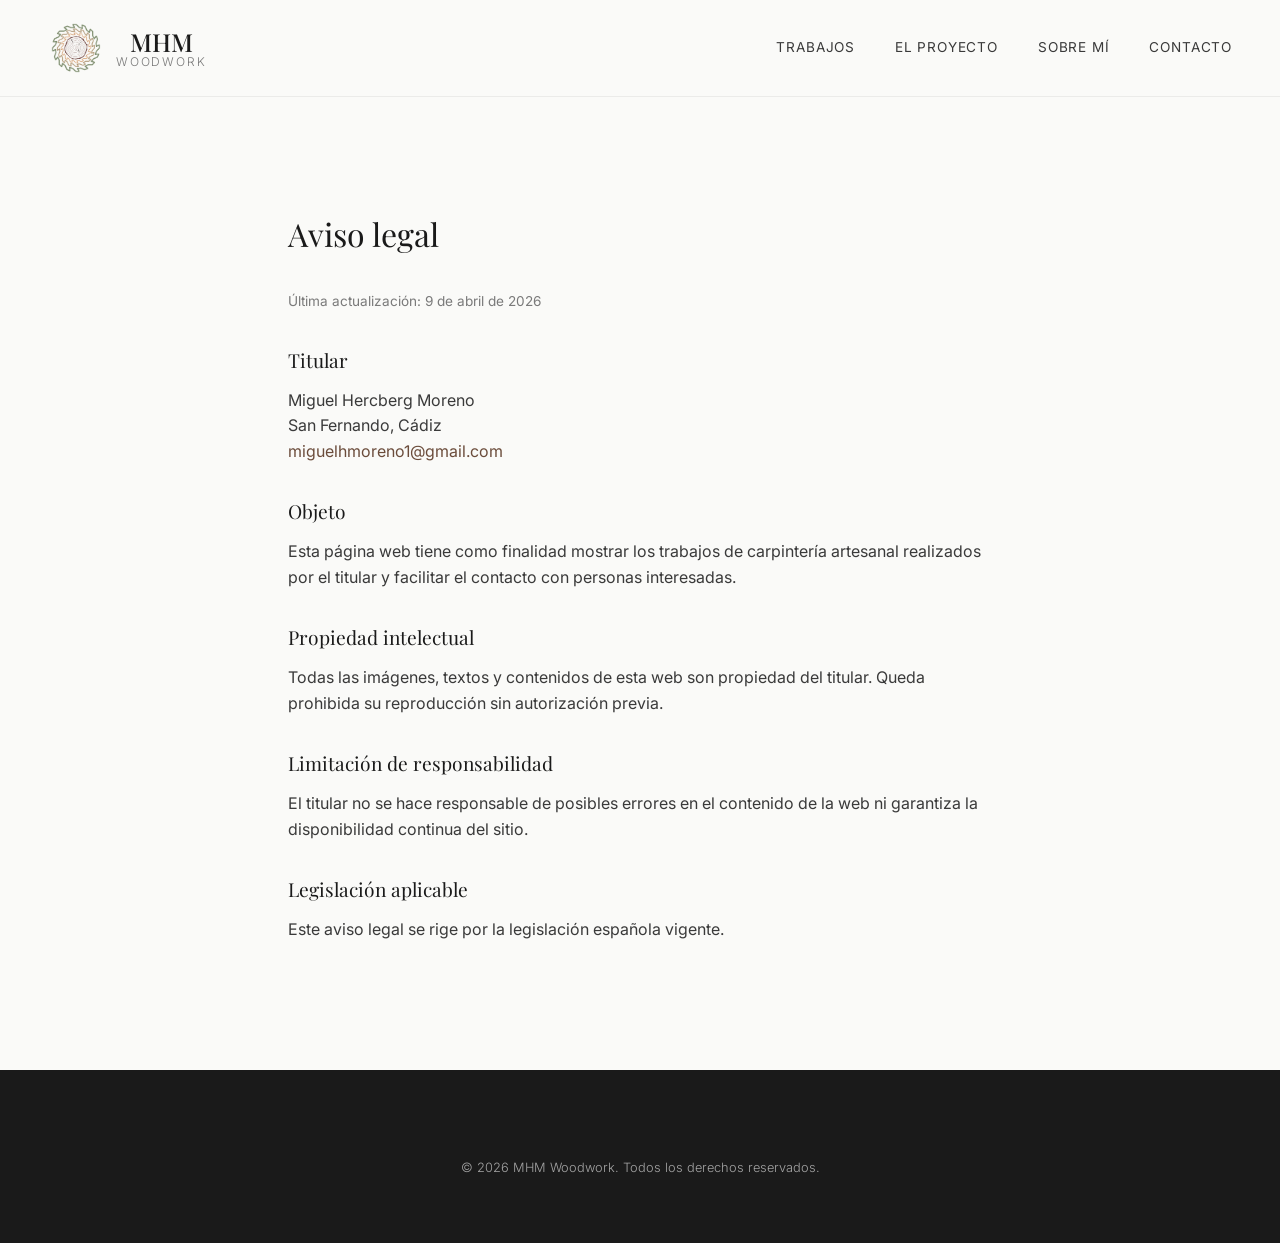
<file: aviso-legal.html>
<!DOCTYPE html>
<html lang="es">
<head>
  <meta charset="UTF-8">
  <meta name="viewport" content="width=device-width, initial-scale=1.0">
  <title>Aviso legal — MHM Woodwork</title>
  <link rel="apple-touch-icon" sizes="180x180" href="images/apple-touch-icon.png">
  <link rel="icon" type="image/png" sizes="32x32" href="images/favicon-32x32.png">
  <link rel="icon" type="image/png" sizes="16x16" href="images/favicon-16x16.png">
  <!-- Google Analytics -->
  <script async src="https://www.googletagmanager.com/gtag/js?id=G-L79JTHBC2B"></script>
  <script>
    window.dataLayer = window.dataLayer || [];
    function gtag(){dataLayer.push(arguments);}
    gtag('js', new Date());
    gtag('config', 'G-L79JTHBC2B');
  </script>
  <link rel="stylesheet" href="css/styles.css">
  <link rel="preconnect" href="https://fonts.googleapis.com">
  <link rel="preconnect" href="https://fonts.gstatic.com" crossorigin>
  <link href="https://fonts.googleapis.com/css2?family=Inter:wght@300;400;500;600&family=Playfair+Display:wght@400;500;600&display=swap" rel="stylesheet">
</head>
<body>

  <header class="header header--scrolled" id="header">
    <a href="index.html" class="header__logo">
      <div class="header__logo-icon">
        <img src="images/logo.png" alt="MHM Woodwork">
      </div>
      <span class="header__logo-text">MHM<span>Woodwork</span></span>
    </a>
    <nav class="header__nav" id="nav">
      <a href="index.html#trabajos" class="header__link">Trabajos</a>
      <a href="index.html#servicios" class="header__link">El proyecto</a>
      <a href="index.html#nosotros" class="header__link">Sobre mí</a>
      <a href="index.html#contacto" class="header__link">Contacto</a>
    </nav>
  </header>

  <section class="legal" style="padding: calc(var(--section-padding) + 5rem) clamp(1.5rem, 5vw, 3rem) var(--section-padding); max-width: 800px; margin: 0 auto;">
    <h1 style="font-family: var(--font-serif); font-size: 2rem; font-weight: 400; color: var(--color-dark); margin-bottom: 2rem;">Aviso legal</h1>

    <p style="margin-bottom: 1rem; font-size: 0.85rem; color: var(--color-text-light);">Última actualización: 9 de abril de 2026</p>

    <h2 style="font-family: var(--font-serif); font-size: 1.2rem; font-weight: 400; color: var(--color-dark); margin: 2rem 0 0.75rem;">Titular</h2>
    <p>Miguel Hercberg Moreno<br>
    San Fernando, Cádiz<br>
    <a href="mailto:miguelhmoreno1@gmail.com" style="color: var(--color-accent);">miguelhmoreno1@gmail.com</a></p>

    <h2 style="font-family: var(--font-serif); font-size: 1.2rem; font-weight: 400; color: var(--color-dark); margin: 2rem 0 0.75rem;">Objeto</h2>
    <p>Esta página web tiene como finalidad mostrar los trabajos de carpintería artesanal realizados por el titular y facilitar el contacto con personas interesadas.</p>

    <h2 style="font-family: var(--font-serif); font-size: 1.2rem; font-weight: 400; color: var(--color-dark); margin: 2rem 0 0.75rem;">Propiedad intelectual</h2>
    <p>Todas las imágenes, textos y contenidos de esta web son propiedad del titular. Queda prohibida su reproducción sin autorización previa.</p>

    <h2 style="font-family: var(--font-serif); font-size: 1.2rem; font-weight: 400; color: var(--color-dark); margin: 2rem 0 0.75rem;">Limitación de responsabilidad</h2>
    <p>El titular no se hace responsable de posibles errores en el contenido de la web ni garantiza la disponibilidad continua del sitio.</p>

    <h2 style="font-family: var(--font-serif); font-size: 1.2rem; font-weight: 400; color: var(--color-dark); margin: 2rem 0 0.75rem;">Legislación aplicable</h2>
    <p>Este aviso legal se rige por la legislación española vigente.</p>
  </section>

  <footer class="footer">
    <div class="footer__bottom">
      <p>&copy; 2026 MHM Woodwork. Todos los derechos reservados.</p>
    </div>
  </footer>

</body>
</html>
</file>
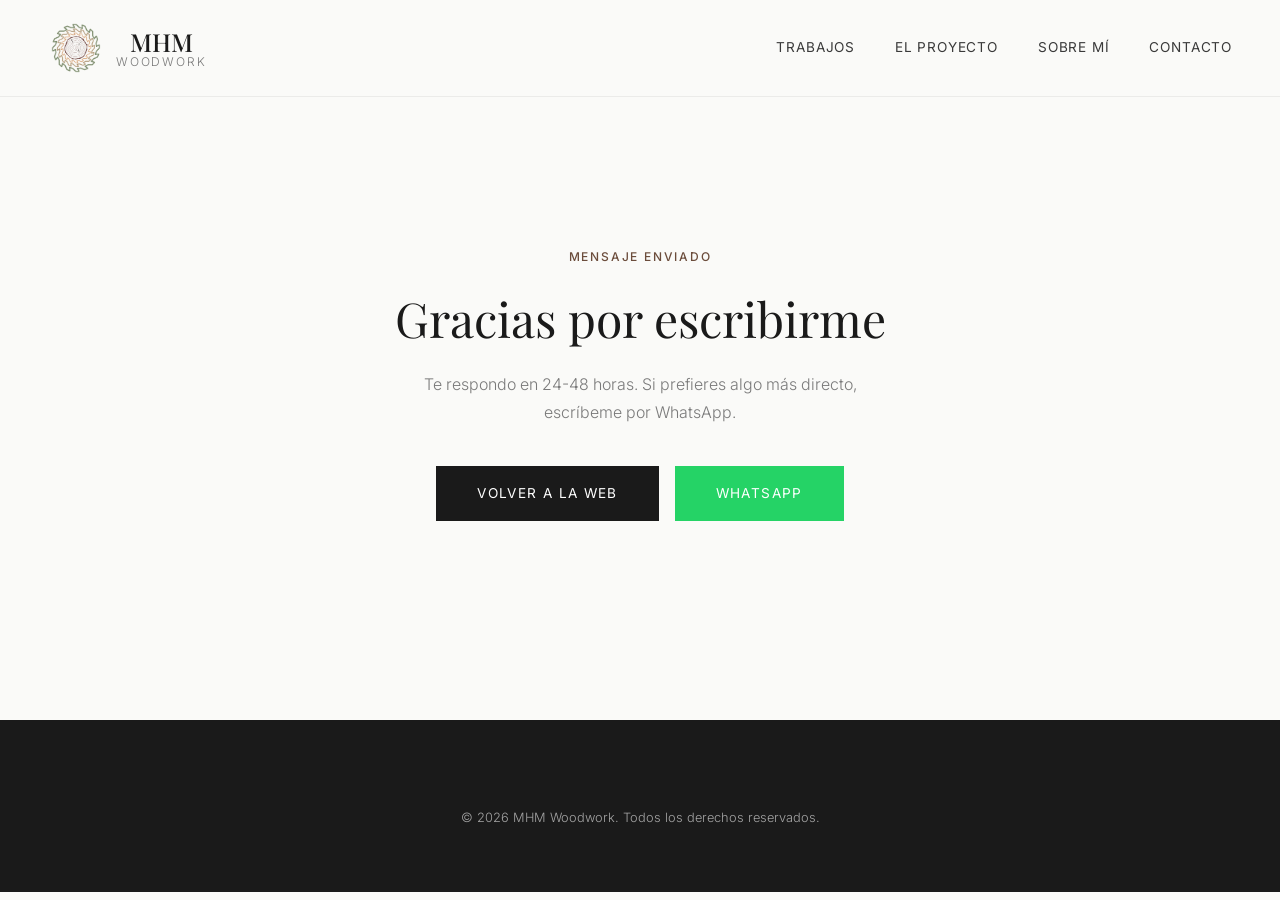
<file: gracias.html>
<!DOCTYPE html>
<html lang="es">
<head>
  <meta charset="UTF-8">
  <meta name="viewport" content="width=device-width, initial-scale=1.0">
  <title>Mensaje enviado — MHM Woodwork</title>
  <link rel="apple-touch-icon" sizes="180x180" href="images/apple-touch-icon.png">
  <link rel="icon" type="image/png" sizes="32x32" href="images/favicon-32x32.png">
  <link rel="icon" type="image/png" sizes="16x16" href="images/favicon-16x16.png">
  <!-- Google Analytics -->
  <script async src="https://www.googletagmanager.com/gtag/js?id=G-L79JTHBC2B"></script>
  <script>
    window.dataLayer = window.dataLayer || [];
    function gtag(){dataLayer.push(arguments);}
    gtag('js', new Date());
    gtag('config', 'G-L79JTHBC2B');
  </script>
  <link rel="stylesheet" href="css/styles.css">
  <link rel="preconnect" href="https://fonts.googleapis.com">
  <link rel="preconnect" href="https://fonts.gstatic.com" crossorigin>
  <link href="https://fonts.googleapis.com/css2?family=Inter:wght@300;400;500;600&family=Playfair+Display:wght@400;500;600&display=swap" rel="stylesheet">
</head>
<body>

  <header class="header header--scrolled" id="header">
    <a href="index.html" class="header__logo">
      <div class="header__logo-icon">
        <img src="images/logo.png" alt="MHM Woodwork">
      </div>
      <span class="header__logo-text">MHM<span>Woodwork</span></span>
    </a>
    <nav class="header__nav" id="nav">
      <a href="index.html#trabajos" class="header__link">Trabajos</a>
      <a href="index.html#servicios" class="header__link">El proyecto</a>
      <a href="index.html#nosotros" class="header__link">Sobre mí</a>
      <a href="index.html#contacto" class="header__link">Contacto</a>
    </nav>
  </header>

  <section style="display: flex; flex-direction: column; align-items: center; justify-content: center; min-height: 80vh; padding: calc(var(--section-padding) + 3rem) clamp(1.5rem, 5vw, 3rem) var(--section-padding); text-align: center;">
    <span class="section-header__label">Mensaje enviado</span>
    <h1 style="font-family: var(--font-serif); font-size: clamp(2rem, 4.5vw, 3rem); font-weight: 400; color: var(--color-dark); line-height: 1.2; margin: 0.75rem 0 1.5rem;">Gracias por escribirme</h1>
    <p style="font-size: 1rem; font-weight: 300; color: var(--color-text-light); line-height: 1.7; max-width: 440px; margin-bottom: 2.5rem;">Te respondo en 24-48 horas. Si prefieres algo más directo, escríbeme por WhatsApp.</p>
    <div style="display: flex; gap: 1rem; flex-wrap: wrap; justify-content: center;">
      <a href="index.html" class="btn">Volver a la web</a>
      <a href="https://wa.me/34638948997" target="_blank" rel="noopener noreferrer" class="btn" style="background-color: #25d366; border-color: #25d366;">WhatsApp</a>
    </div>
  </section>

  <footer class="footer">
    <div class="footer__bottom">
      <p>&copy; 2026 MHM Woodwork. Todos los derechos reservados.</p>
    </div>
  </footer>

</body>
</html>
</file>
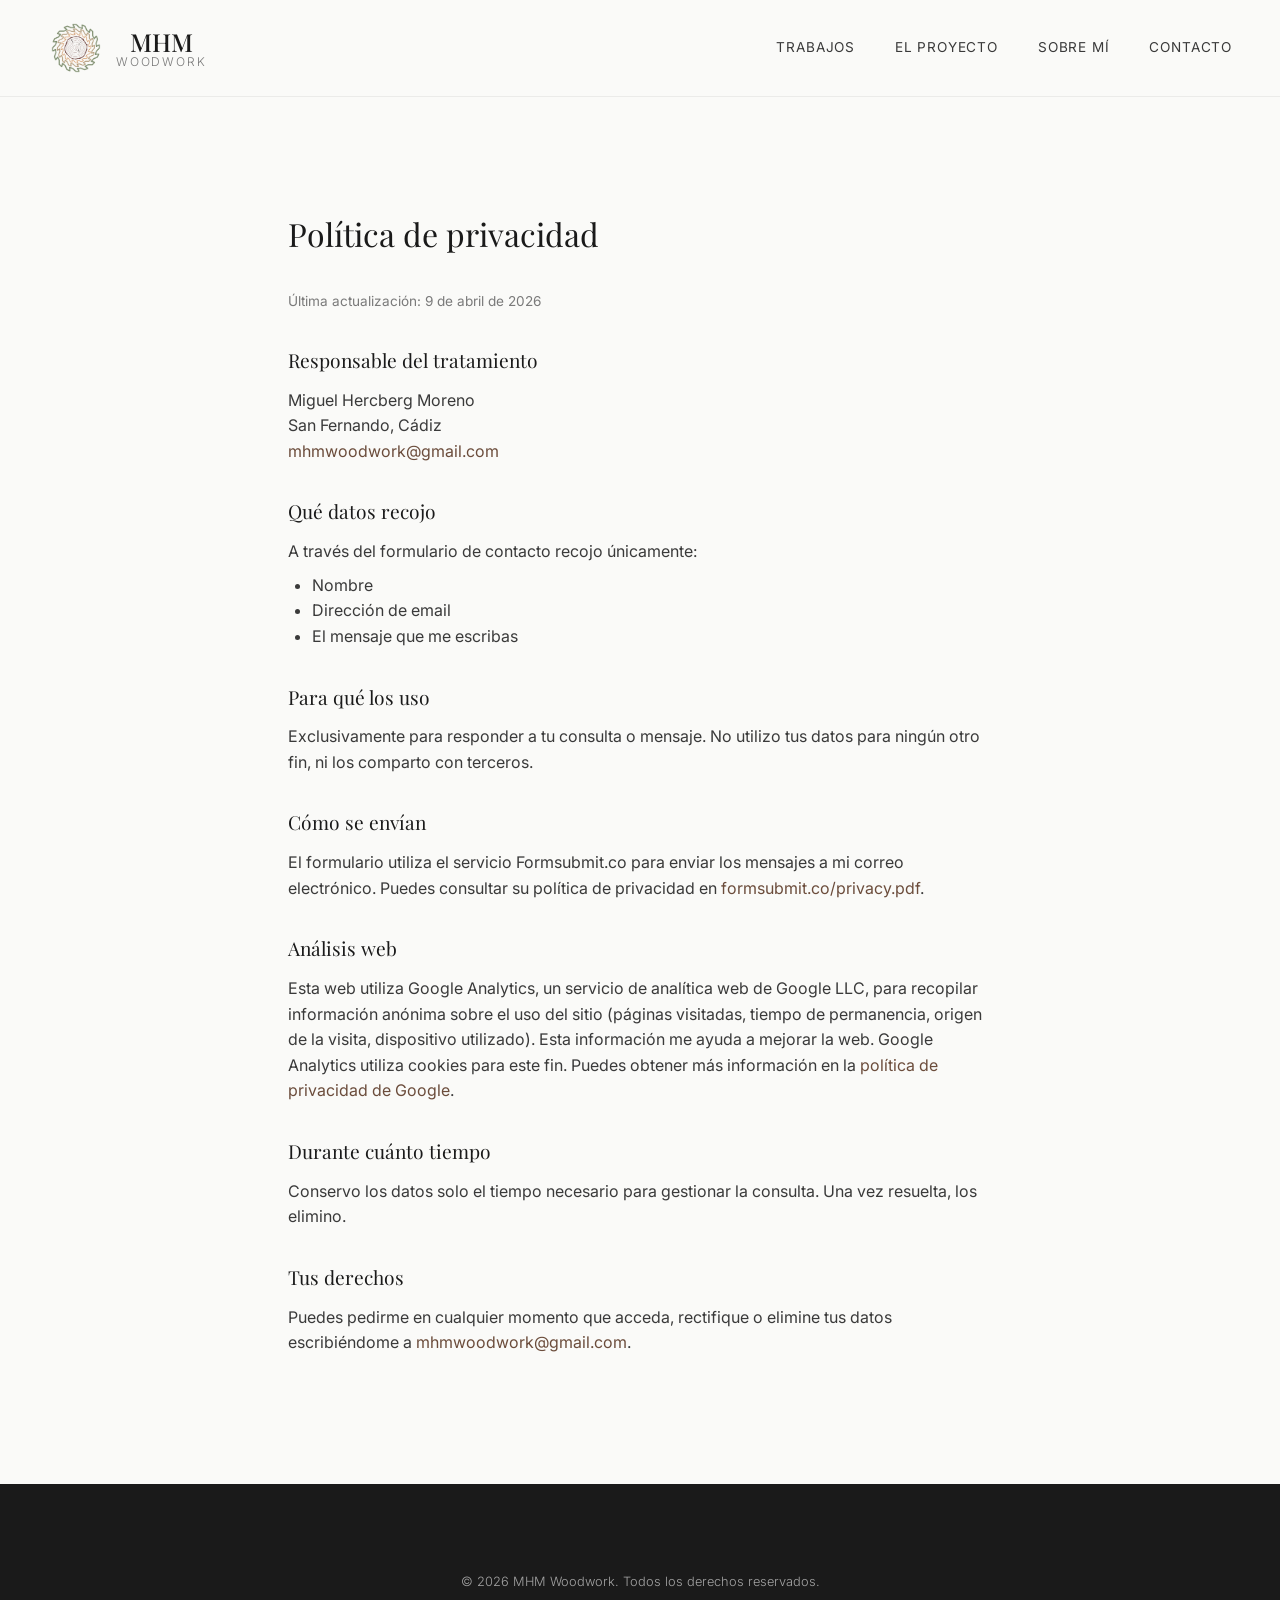
<file: privacidad.html>
<!DOCTYPE html>
<html lang="es">
<head>
  <meta charset="UTF-8">
  <meta name="viewport" content="width=device-width, initial-scale=1.0">
  <title>Política de privacidad — MHM Woodwork</title>
  <link rel="apple-touch-icon" sizes="180x180" href="images/apple-touch-icon.png">
  <link rel="icon" type="image/png" sizes="32x32" href="images/favicon-32x32.png">
  <link rel="icon" type="image/png" sizes="16x16" href="images/favicon-16x16.png">
  <!-- Google Analytics -->
  <script async src="https://www.googletagmanager.com/gtag/js?id=G-L79JTHBC2B"></script>
  <script>
    window.dataLayer = window.dataLayer || [];
    function gtag(){dataLayer.push(arguments);}
    gtag('js', new Date());
    gtag('config', 'G-L79JTHBC2B');
  </script>
  <link rel="stylesheet" href="css/styles.css">
  <link rel="preconnect" href="https://fonts.googleapis.com">
  <link rel="preconnect" href="https://fonts.gstatic.com" crossorigin>
  <link href="https://fonts.googleapis.com/css2?family=Inter:wght@300;400;500;600&family=Playfair+Display:wght@400;500;600&display=swap" rel="stylesheet">
</head>
<body>

  <header class="header header--scrolled" id="header">
    <a href="index.html" class="header__logo">
      <div class="header__logo-icon">
        <img src="images/logo.png" alt="MHM Woodwork">
      </div>
      <span class="header__logo-text">MHM<span>Woodwork</span></span>
    </a>
    <nav class="header__nav" id="nav">
      <a href="index.html#trabajos" class="header__link">Trabajos</a>
      <a href="index.html#servicios" class="header__link">El proyecto</a>
      <a href="index.html#nosotros" class="header__link">Sobre mí</a>
      <a href="index.html#contacto" class="header__link">Contacto</a>
    </nav>
  </header>

  <section class="legal" style="padding: calc(var(--section-padding) + 5rem) clamp(1.5rem, 5vw, 3rem) var(--section-padding); max-width: 800px; margin: 0 auto;">
    <h1 style="font-family: var(--font-serif); font-size: 2rem; font-weight: 400; color: var(--color-dark); margin-bottom: 2rem;">Política de privacidad</h1>

    <p style="margin-bottom: 1rem; font-size: 0.85rem; color: var(--color-text-light);">Última actualización: 9 de abril de 2026</p>

    <h2 style="font-family: var(--font-serif); font-size: 1.2rem; font-weight: 400; color: var(--color-dark); margin: 2rem 0 0.75rem;">Responsable del tratamiento</h2>
    <p>Miguel Hercberg Moreno<br>
    San Fernando, Cádiz<br>
    <a href="mailto:mhmwoodwork@gmail.com" style="color: var(--color-accent);">mhmwoodwork@gmail.com</a></p>

    <h2 style="font-family: var(--font-serif); font-size: 1.2rem; font-weight: 400; color: var(--color-dark); margin: 2rem 0 0.75rem;">Qué datos recojo</h2>
    <p>A través del formulario de contacto recojo únicamente:</p>
    <ul style="margin: 0.5rem 0 0 1.5rem;">
      <li>Nombre</li>
      <li>Dirección de email</li>
      <li>El mensaje que me escribas</li>
    </ul>

    <h2 style="font-family: var(--font-serif); font-size: 1.2rem; font-weight: 400; color: var(--color-dark); margin: 2rem 0 0.75rem;">Para qué los uso</h2>
    <p>Exclusivamente para responder a tu consulta o mensaje. No utilizo tus datos para ningún otro fin, ni los comparto con terceros.</p>

    <h2 style="font-family: var(--font-serif); font-size: 1.2rem; font-weight: 400; color: var(--color-dark); margin: 2rem 0 0.75rem;">Cómo se envían</h2>
    <p>El formulario utiliza el servicio Formsubmit.co para enviar los mensajes a mi correo electrónico. Puedes consultar su política de privacidad en <a href="https://formsubmit.co/privacy.pdf" target="_blank" rel="noopener noreferrer" style="color: var(--color-accent);">formsubmit.co/privacy.pdf</a>.</p>

    <h2 style="font-family: var(--font-serif); font-size: 1.2rem; font-weight: 400; color: var(--color-dark); margin: 2rem 0 0.75rem;">Análisis web</h2>
    <p>Esta web utiliza Google Analytics, un servicio de analítica web de Google LLC, para recopilar información anónima sobre el uso del sitio (páginas visitadas, tiempo de permanencia, origen de la visita, dispositivo utilizado). Esta información me ayuda a mejorar la web. Google Analytics utiliza cookies para este fin. Puedes obtener más información en la <a href="https://policies.google.com/privacy" target="_blank" rel="noopener noreferrer" style="color: var(--color-accent);">política de privacidad de Google</a>.</p>

    <h2 style="font-family: var(--font-serif); font-size: 1.2rem; font-weight: 400; color: var(--color-dark); margin: 2rem 0 0.75rem;">Durante cuánto tiempo</h2>
    <p>Conservo los datos solo el tiempo necesario para gestionar la consulta. Una vez resuelta, los elimino.</p>

    <h2 style="font-family: var(--font-serif); font-size: 1.2rem; font-weight: 400; color: var(--color-dark); margin: 2rem 0 0.75rem;">Tus derechos</h2>
    <p>Puedes pedirme en cualquier momento que acceda, rectifique o elimine tus datos escribiéndome a <a href="mailto:mhmwoodwork@gmail.com" style="color: var(--color-accent);">mhmwoodwork@gmail.com</a>.</p>
  </section>

  <footer class="footer">
    <div class="footer__bottom">
      <p>&copy; 2026 MHM Woodwork. Todos los derechos reservados.</p>
    </div>
  </footer>

</body>
</html>
</file>
<file: css/styles.css>
/* ========================================
   MHM Woodwork — Styles
   Inspired by treku.com aesthetic
   ======================================== */

/* --- Reset & Base --- */
*,
*::before,
*::after {
  margin: 0;
  padding: 0;
  box-sizing: border-box;
}

:root {
  --color-bg: #fafaf8;
  --color-bg-alt: #f2f0ec;
  --color-dark: #1a1a1a;
  --color-text: #3a3a3a;
  --color-text-light: #7a7a7a;
  --color-accent: #6b4c3b;
  --color-accent-light: #bfb8aa;
  --color-white: #ffffff;
  --color-footer: #1a1a1a;

  --font-sans: 'Inter', -apple-system, BlinkMacSystemFont, 'Segoe UI', sans-serif;
  --font-serif: 'Playfair Display', Georgia, serif;

  --max-width: 1200px;
  --gap: clamp(1.5rem, 4vw, 3rem);
  --section-padding: clamp(4rem, 10vw, 8rem);

  --transition: 0.4s cubic-bezier(0.25, 0.46, 0.45, 0.94);
}

html {
  scroll-behavior: smooth;
  -webkit-font-smoothing: antialiased;
  -moz-osx-font-smoothing: grayscale;
}

body {
  font-family: var(--font-sans);
  color: var(--color-text);
  background-color: var(--color-bg);
  line-height: 1.6;
  overflow-x: hidden;
}

img {
  display: block;
  max-width: 100%;
  height: auto;
}

a {
  color: inherit;
  text-decoration: none;
}

/* --- Header --- */
.header {
  position: fixed;
  top: 0;
  left: 0;
  right: 0;
  z-index: 100;
  display: flex;
  align-items: center;
  justify-content: space-between;
  padding: 1.25rem clamp(1.5rem, 5vw, 3rem);
  transition: background-color var(--transition), box-shadow var(--transition);
}

.header--scrolled {
  background-color: rgba(250, 250, 248, 0.95);
  backdrop-filter: blur(12px);
  box-shadow: 0 1px 0 rgba(0, 0, 0, 0.06);
}

.header__logo {
  display: flex;
  align-items: center;
  gap: 0.75rem;
}

.header__logo-icon {
  width: 56px;
  height: 56px;
  flex-shrink: 0;
}

.header__logo-icon img {
  width: 100%;
  height: 100%;
  object-fit: contain;
}

.header__logo-text {
  font-family: var(--font-serif);
  font-size: 1.55rem;
  font-weight: 500;
  color: var(--color-dark);
  line-height: 1.1;
  letter-spacing: -0.01em;
  display: flex;
  flex-direction: column;
  align-items: center;
}

.header--hero .header__logo-text {
  color: var(--color-white);
}

.header__logo-text span {
  display: block;
  font-family: var(--font-sans);
  font-size: 0.75rem;
  font-weight: 300;
  letter-spacing: 0.15em;
  text-transform: uppercase;
  text-align: center;
  color: var(--color-text-light);
}

.header--hero .header__logo-text span {
  color: rgba(255, 255, 255, 0.6);
}

.header__nav {
  display: flex;
  gap: 2.5rem;
}

.header__link {
  font-size: 0.85rem;
  font-weight: 400;
  letter-spacing: 0.06em;
  text-transform: uppercase;
  color: var(--color-text);
  position: relative;
  transition: color var(--transition);
}

.header--hero .header__link {
  color: rgba(255, 255, 255, 0.85);
}

.header--hero .header__link:hover {
  color: var(--color-white);
}

.header__link::after {
  content: '';
  position: absolute;
  bottom: -4px;
  left: 0;
  width: 0;
  height: 1px;
  background-color: currentColor;
  transition: width var(--transition);
}

.header__link:hover::after {
  width: 100%;
}

/* Burger */
.header__burger {
  display: none;
  flex-direction: column;
  gap: 6px;
  background: none;
  border: none;
  cursor: pointer;
  padding: 4px;
  z-index: 110;
}

.header__burger span {
  display: block;
  width: 24px;
  height: 1.5px;
  background-color: var(--color-dark);
  transition: transform var(--transition), opacity var(--transition);
}

.header--hero .header__burger span {
  background-color: var(--color-white);
}

.header--scrolled .header__burger span {
  background-color: var(--color-dark);
}

.header__burger.active span:first-child {
  transform: translateY(3.75px) rotate(45deg);
}

.header__burger.active span:last-child {
  transform: translateY(-3.75px) rotate(-45deg);
}

/* --- Hero --- */
.hero {
  position: relative;
  height: 100vh;
  min-height: 600px;
  display: flex;
  align-items: flex-end;
  padding: clamp(3rem, 8vw, 6rem) clamp(1.5rem, 5vw, 3rem);
  overflow: hidden;
}

.hero__bg {
  position: absolute;
  inset: 0;
  z-index: -1;
}

.hero__bg img {
  width: 100%;
  height: 100%;
  object-fit: cover;
}

.hero__bg::after {
  content: '';
  position: absolute;
  inset: 0;
  background: linear-gradient(
    to top,
    rgba(0, 0, 0, 0.55) 0%,
    rgba(0, 0, 0, 0.15) 50%,
    rgba(0, 0, 0, 0.05) 100%
  );
}

.hero__content {
  max-width: var(--max-width);
  padding-bottom: 3rem;
}

.hero__title {
  font-family: var(--font-serif);
  font-size: clamp(3rem, 8vw, 6.5rem);
  font-weight: 400;
  line-height: 1.05;
  color: var(--color-white);
  letter-spacing: -0.02em;
  margin-bottom: 1rem;
}

.hero__subtitle {
  font-size: clamp(1rem, 2vw, 1.25rem);
  font-weight: 300;
  color: rgba(255, 255, 255, 0.8);
  margin-bottom: 2rem;
  letter-spacing: 0.02em;
}

.hero__cta {
  display: inline-block;
  padding: 0.9rem 2.2rem;
  border: 1px solid rgba(255, 255, 255, 0.6);
  color: var(--color-white);
  font-size: 0.85rem;
  font-weight: 400;
  letter-spacing: 0.1em;
  text-transform: uppercase;
  transition: background-color var(--transition), border-color var(--transition);
}

.hero__cta:hover {
  background-color: var(--color-white);
  border-color: var(--color-white);
  color: var(--color-dark);
}

/* Hero entrance animation */
@keyframes heroFadeUp {
  from {
    opacity: 0;
    transform: translateY(30px);
  }
  to {
    opacity: 1;
    transform: translateY(0);
  }
}

.hero__title {
  animation: heroFadeUp 1s ease-out 0.2s both;
}

.hero__subtitle {
  animation: heroFadeUp 1s ease-out 0.5s both;
}

.hero__cta {
  animation: heroFadeUp 1s ease-out 0.8s both;
}

/* --- Section Header --- */
.section-header {
  text-align: center;
  margin-bottom: clamp(2.5rem, 6vw, 4rem);
}

.section-header--left {
  text-align: left;
}

.section-header__label {
  display: inline-block;
  font-size: 0.75rem;
  font-weight: 500;
  letter-spacing: 0.15em;
  text-transform: uppercase;
  color: var(--color-accent);
  margin-bottom: 0.75rem;
}

.section-header__title {
  font-family: var(--font-serif);
  font-size: clamp(2rem, 4.5vw, 3.5rem);
  font-weight: 400;
  color: var(--color-dark);
  line-height: 1.15;
  letter-spacing: -0.01em;
}

/* --- Trabajos --- */
.trabajos {
  padding: 0 clamp(1.5rem, 5vw, 3rem) var(--section-padding);
  max-width: 1400px;
  margin: 0 auto;
}

.trabajos__grid {
  display: grid;
  grid-template-columns: repeat(3, 1fr);
  gap: 1.25rem;
}

.trabajo-card {
  position: relative;
  overflow: hidden;
  cursor: pointer;
}

.trabajo-card--large {
  grid-column: span 2;
}

.trabajo-card__img {
  aspect-ratio: 4 / 3;
  overflow: hidden;
}

.trabajo-card--large .trabajo-card__img {
  aspect-ratio: 16 / 9;
}

.trabajo-card__img img {
  width: 100%;
  height: 100%;
  object-fit: cover;
  transition: transform 0.8s cubic-bezier(0.25, 0.46, 0.45, 0.94);
}

.trabajo-card:hover .trabajo-card__img img {
  transform: scale(1.04);
}

.trabajo-card__info {
  position: absolute;
  bottom: 0;
  left: 0;
  right: 0;
  padding: 2rem 1.5rem;
  background: linear-gradient(to top, rgba(0, 0, 0, 0.6), transparent);
  transform: translateY(100%);
  transition: transform var(--transition);
}

.trabajo-card:hover .trabajo-card__info {
  transform: translateY(0);
}

.trabajo-card__info h3 {
  font-family: var(--font-serif);
  font-size: 1.35rem;
  font-weight: 400;
  color: var(--color-white);
  margin-bottom: 0.25rem;
}

.trabajo-card__info p {
  font-size: 0.85rem;
  color: rgba(255, 255, 255, 0.75);
  font-weight: 300;
}

/* --- Colecciones (cuadrícula estilo Treku) --- */
.colecciones {
  position: relative;
  left: 50%;
  transform: translateX(-50%);
  width: 100vw;
  margin-bottom: clamp(4rem, 8vw, 6rem);
}

.coleccion-card {
  display: grid;
  grid-template-columns: 1fr 1fr;
}

.coleccion-card__text {
  display: flex;
  flex-direction: column;
  align-items: center;
  justify-content: center;
  text-align: center;
  padding: clamp(2.5rem, 5vw, 4rem) clamp(2rem, 4vw, 3.5rem);
  background-color: #8a9876;
  min-height: 420px;
}

.coleccion-card--reverse .coleccion-card__text {
  background-color: #b5a67a;
}

.coleccion-card__label {
  display: inline-block;
  font-size: 0.7rem;
  font-weight: 500;
  letter-spacing: 0.15em;
  text-transform: uppercase;
  color: rgba(255, 255, 255, 0.55);
  margin-bottom: 1rem;
}

.coleccion-card__title {
  font-family: var(--font-serif);
  font-size: clamp(1.4rem, 2.5vw, 1.8rem);
  font-weight: 400;
  color: var(--color-white);
  line-height: 1.2;
  letter-spacing: 0.04em;
  text-transform: uppercase;
  margin-bottom: 1rem;
}

.coleccion-card__desc {
  font-size: 0.88rem;
  font-weight: 300;
  color: rgba(255, 255, 255, 0.7);
  line-height: 1.6;
  margin-bottom: 1.75rem;
  max-width: 30ch;
}

.coleccion-card__link {
  display: inline-block;
  font-size: 0.75rem;
  font-weight: 400;
  letter-spacing: 0.12em;
  text-transform: uppercase;
  color: var(--color-white);
  padding: 0.6rem 1.5rem;
  border: 1px solid rgba(255, 255, 255, 0.6);
  transition: all var(--transition);
}

.coleccion-card:hover .coleccion-card__link {
  background-color: var(--color-white);
  color: var(--color-dark);
  border-color: var(--color-white);
}

.coleccion-card__img {
  overflow: hidden;
}

.coleccion-card__img img {
  width: 100%;
  height: 100%;
  object-fit: cover;
  transition: transform 0.8s cubic-bezier(0.25, 0.46, 0.45, 0.94);
}

.coleccion-card:hover .coleccion-card__img img {
  transform: scale(1.04);
}

/* --- Coleccion (subsección) --- */
.coleccion {
  margin-bottom: clamp(4rem, 8vw, 6rem);
  scroll-margin-top: 6rem;
}

.coleccion__header {
  margin-bottom: clamp(1.5rem, 4vw, 2.5rem);
  padding-bottom: 1.25rem;
  border-bottom: 1px solid var(--color-bg-alt);
}

.coleccion__title {
  font-family: var(--font-serif);
  font-size: clamp(1.5rem, 3vw, 2rem);
  font-weight: 400;
  color: var(--color-dark);
  line-height: 1.2;
  margin-bottom: 0.35rem;
}

.coleccion__desc {
  font-size: 0.9rem;
  font-weight: 300;
  color: var(--color-text-light);
  line-height: 1.5;
}

/* --- Servicios --- */
.servicios {
  position: relative;
  padding: var(--section-padding) clamp(1.5rem, 5vw, 3rem);
  overflow: hidden;
}

.servicios__video {
  position: absolute;
  inset: 0;
  z-index: 0;
}

.servicios__video video {
  width: 100%;
  height: 100%;
  object-fit: cover;
}

.servicios__overlay {
  position: absolute;
  inset: 0;
  z-index: 1;
  background-color: rgba(26, 26, 26, 0.72);
}

.servicios__content {
  position: relative;
  z-index: 2;
}

.servicios__grid {
  display: grid;
  grid-template-columns: repeat(4, 1fr);
  gap: var(--gap);
  max-width: var(--max-width);
  margin: 0 auto;
}

.section-header__label--light {
  color: var(--color-accent-light);
}

.section-header__title--light {
  color: var(--color-white);
}

.servicio {
  text-align: center;
  padding: 2rem 1rem;
}

.servicio__icon {
  width: 48px;
  height: 48px;
  margin: 0 auto 1.5rem;
  color: var(--color-accent-light);
}

.servicio__icon svg {
  width: 100%;
  height: 100%;
}

.servicio__title {
  font-family: var(--font-serif);
  font-size: 1.2rem;
  font-weight: 400;
  color: var(--color-white);
  margin-bottom: 0.75rem;
}

.servicio__desc {
  font-size: 0.9rem;
  line-height: 1.7;
  color: rgba(255, 255, 255, 0.65);
  font-weight: 300;
}

/* --- Nosotros --- */
.nosotros {
  display: grid;
  grid-template-columns: 1fr 1fr;
  min-height: 80vh;
}

.nosotros__image {
  overflow: hidden;
}

.nosotros__image img {
  width: 100%;
  height: 100%;
  object-fit: cover;
}

.nosotros__content {
  display: flex;
  flex-direction: column;
  justify-content: center;
  padding: clamp(3rem, 6vw, 5rem) clamp(2rem, 5vw, 4rem);
}

.nosotros__text {
  font-size: 1rem;
  line-height: 1.8;
  color: var(--color-text);
  margin-bottom: 1.25rem;
  font-weight: 300;
}

.nosotros__stats {
  display: flex;
  justify-content: center;
  gap: 3rem;
  margin-top: 2rem;
  padding-top: 2rem;
  border-top: 1px solid var(--color-bg-alt);
}

.stat__number {
  display: block;
  font-family: var(--font-serif);
  font-size: 1.5rem;
  font-weight: 400;
  color: var(--color-dark);
  line-height: 1;
  letter-spacing: 0.02em;
}

.stat__label {
  font-size: 0.8rem;
  text-transform: uppercase;
  letter-spacing: 0.1em;
  color: var(--color-text-light);
}

/* --- Contacto --- */
.contacto {
  padding: var(--section-padding) clamp(1.5rem, 5vw, 3rem);
}

.contacto__wrapper {
  display: grid;
  grid-template-columns: 1fr 1.5fr;
  gap: clamp(2rem, 6vw, 5rem);
  max-width: var(--max-width);
  margin: 0 auto;
}

.contacto__item {
  margin-bottom: 2rem;
}

.contacto__item h4 {
  font-size: 0.75rem;
  font-weight: 500;
  text-transform: uppercase;
  letter-spacing: 0.12em;
  color: var(--color-text-light);
  margin-bottom: 0.5rem;
}

.contacto__item a,
.contacto__item p {
  font-size: 1rem;
  color: var(--color-dark);
  line-height: 1.6;
}

.contacto__item a:hover {
  color: var(--color-accent);
}

.contacto__social {
  display: flex;
  gap: 1rem;
  margin-top: 1rem;
}

.contacto__social a {
  display: flex;
  align-items: center;
  justify-content: center;
  width: 40px;
  height: 40px;
  border: 1px solid var(--color-bg-alt);
  border-radius: 50%;
  color: var(--color-text);
  transition: all var(--transition);
}

.contacto__social a:hover {
  border-color: var(--color-accent);
  color: var(--color-accent);
}

.contacto__social svg {
  width: 18px;
  height: 18px;
}

/* Form */
.form-group {
  position: relative;
  margin-bottom: 1.5rem;
}

.form-group input,
.form-group textarea {
  width: 100%;
  padding: 1rem 0;
  font-family: var(--font-sans);
  font-size: 1rem;
  color: var(--color-dark);
  background: transparent;
  border: none;
  border-bottom: 1px solid var(--color-bg-alt);
  outline: none;
  transition: border-color var(--transition);
  resize: none;
}

.form-group input:focus,
.form-group textarea:focus {
  border-bottom-color: var(--color-accent);
}

.form-group label {
  position: absolute;
  top: 1rem;
  left: 0;
  font-size: 1rem;
  color: var(--color-text-light);
  pointer-events: none;
  transition: all var(--transition);
}

.form-group input:focus ~ label,
.form-group input:not(:placeholder-shown) ~ label,
.form-group textarea:focus ~ label,
.form-group textarea:not(:placeholder-shown) ~ label {
  top: -0.6rem;
  font-size: 0.7rem;
  text-transform: uppercase;
  letter-spacing: 0.1em;
  color: var(--color-accent);
}

.form-check {
  display: flex;
  align-items: flex-start;
  gap: 0.6rem;
  margin-bottom: 1.5rem;
}

.form-check input[type="checkbox"] {
  margin-top: 0.25rem;
  accent-color: var(--color-accent);
  cursor: pointer;
}

.form-check label {
  font-size: 0.85rem;
  color: var(--color-text-light);
  font-weight: 300;
  line-height: 1.5;
  cursor: pointer;
}

.form-check label a {
  color: var(--color-accent);
  text-decoration: underline;
}

.btn {
  display: inline-block;
  padding: 1rem 2.5rem;
  background-color: var(--color-dark);
  color: var(--color-white);
  font-family: var(--font-sans);
  font-size: 0.85rem;
  font-weight: 400;
  letter-spacing: 0.1em;
  text-transform: uppercase;
  border: 1px solid var(--color-dark);
  cursor: pointer;
  transition: all var(--transition);
}

.btn:hover {
  background-color: transparent;
  color: var(--color-dark);
}

/* --- Footer --- */
.footer {
  background-color: var(--color-footer);
  color: rgba(255, 255, 255, 0.6);
  padding: clamp(3rem, 6vw, 4rem) clamp(1.5rem, 5vw, 3rem);
}

.footer__top {
  display: grid;
  grid-template-columns: 2fr 1fr 1fr;
  gap: var(--gap);
  max-width: var(--max-width);
  margin: 0 auto;
  padding-bottom: 3rem;
  border-bottom: 1px solid rgba(255, 255, 255, 0.08);
}

.footer__logo {
  display: inline-block;
  margin-bottom: 1rem;
}

.footer__logo img {
  width: 220px;
  height: auto;
  filter: brightness(0) invert(1);
}

.footer__brand p {
  font-size: 0.9rem;
  font-weight: 300;
}

.footer__links h4 {
  font-size: 0.75rem;
  font-weight: 500;
  text-transform: uppercase;
  letter-spacing: 0.12em;
  color: rgba(255, 255, 255, 0.4);
  margin-bottom: 1.25rem;
}

.footer__links a {
  display: block;
  font-size: 0.9rem;
  font-weight: 300;
  margin-bottom: 0.75rem;
  transition: color var(--transition);
}

.footer__links a:hover {
  color: var(--color-white);
}

.footer__bottom {
  max-width: var(--max-width);
  margin: 0 auto;
  padding-top: 1.5rem;
  text-align: center;
}

.footer__bottom p {
  font-size: 0.8rem;
  font-weight: 300;
}

/* --- Lightbox --- */
.lightbox {
  position: fixed;
  inset: 0;
  z-index: 200;
  background: rgba(0, 0, 0, 0.9);
  display: flex;
  align-items: center;
  justify-content: center;
  opacity: 0;
  pointer-events: none;
  transition: opacity 0.3s ease;
}

.lightbox.active {
  opacity: 1;
  pointer-events: all;
}

.lightbox__img {
  max-width: 90vw;
  max-height: 90vh;
  object-fit: contain;
  border-radius: 2px;
}

.lightbox__close {
  position: absolute;
  top: 1.25rem;
  right: 1.5rem;
  background: none;
  border: none;
  color: var(--color-white);
  font-size: 2.5rem;
  cursor: pointer;
  line-height: 1;
  opacity: 0.7;
  transition: opacity 0.3s ease;
}

.lightbox__close:hover {
  opacity: 1;
}

/* --- WhatsApp flotante --- */
.whatsapp-float {
  position: fixed;
  bottom: 1.5rem;
  right: 1.5rem;
  width: 56px;
  height: 56px;
  background-color: #25d366;
  color: var(--color-white);
  border-radius: 50%;
  display: flex;
  align-items: center;
  justify-content: center;
  box-shadow: 0 4px 12px rgba(0, 0, 0, 0.2);
  z-index: 90;
  transition: transform var(--transition), box-shadow var(--transition);
}

.whatsapp-float:hover {
  transform: scale(1.1);
  box-shadow: 0 6px 16px rgba(0, 0, 0, 0.3);
}

.whatsapp-float svg {
  width: 28px;
  height: 28px;
}

/* --- Carousel --- */

.carousel__slide {
  position: absolute;
  inset: 0;
  width: 100%;
  height: 100%;
  object-fit: cover;
  opacity: 0;
  transition: opacity 1s ease;
}

.carousel__slide--active {
  opacity: 1;
}

.carousel__dots {
  position: absolute;
  bottom: 1.25rem;
  left: 50%;
  transform: translateX(-50%);
  display: flex;
  gap: 0.5rem;
  z-index: 5;
}

.carousel__dot {
  width: 8px;
  height: 8px;
  border-radius: 50%;
  border: 1.5px solid rgba(255, 255, 255, 0.8);
  background: transparent;
  cursor: pointer;
  padding: 0;
  transition: background-color 0.3s ease;
}

.carousel__dot--active {
  background: rgba(255, 255, 255, 0.9);
}

/* --- Scroll Animations --- */
.reveal {
  opacity: 0;
  transform: translateY(30px);
  transition: opacity 0.8s ease, transform 0.8s ease;
}

.reveal.visible {
  opacity: 1;
  transform: translateY(0);
}

/* --- Responsive --- */
@media (max-width: 1024px) {
  .servicios__grid {
    grid-template-columns: repeat(2, 1fr);
  }

  .trabajos__grid {
    grid-template-columns: repeat(2, 1fr);
  }

  .trabajo-card--large {
    grid-column: span 2;
  }
}

@media (max-width: 768px) {
  .header__nav {
    position: fixed;
    inset: 0;
    background-color: var(--color-bg);
    flex-direction: column;
    align-items: center;
    justify-content: center;
    gap: 2rem;
    opacity: 0;
    pointer-events: none;
    transition: opacity var(--transition);
  }

  .header__nav.open {
    opacity: 1;
    pointer-events: all;
  }

  .header__nav.open .header__link {
    color: var(--color-dark);
    font-size: 1.1rem;
  }

  .header__burger {
    display: flex;
  }

  .coleccion-card {
    grid-template-columns: 1fr;
  }

  .coleccion-card__text {
    min-height: 280px;
  }

  .coleccion-card__img {
    height: 55vw;
    min-height: 220px;
  }

  .trabajos__grid {
    grid-template-columns: 1fr;
  }

  .trabajo-card--large {
    grid-column: span 1;
  }

  .trabajo-card__info {
    transform: translateY(0);
  }

  .nosotros {
    grid-template-columns: 1fr;
  }

  .nosotros__image {
    height: 50vw;
    min-height: 280px;
  }

  .contacto__wrapper {
    grid-template-columns: 1fr;
  }

  .footer__top {
    grid-template-columns: 1fr;
    gap: 2rem;
  }

  .servicios__grid {
    grid-template-columns: 1fr;
    gap: 1rem;
  }
}
</file>
